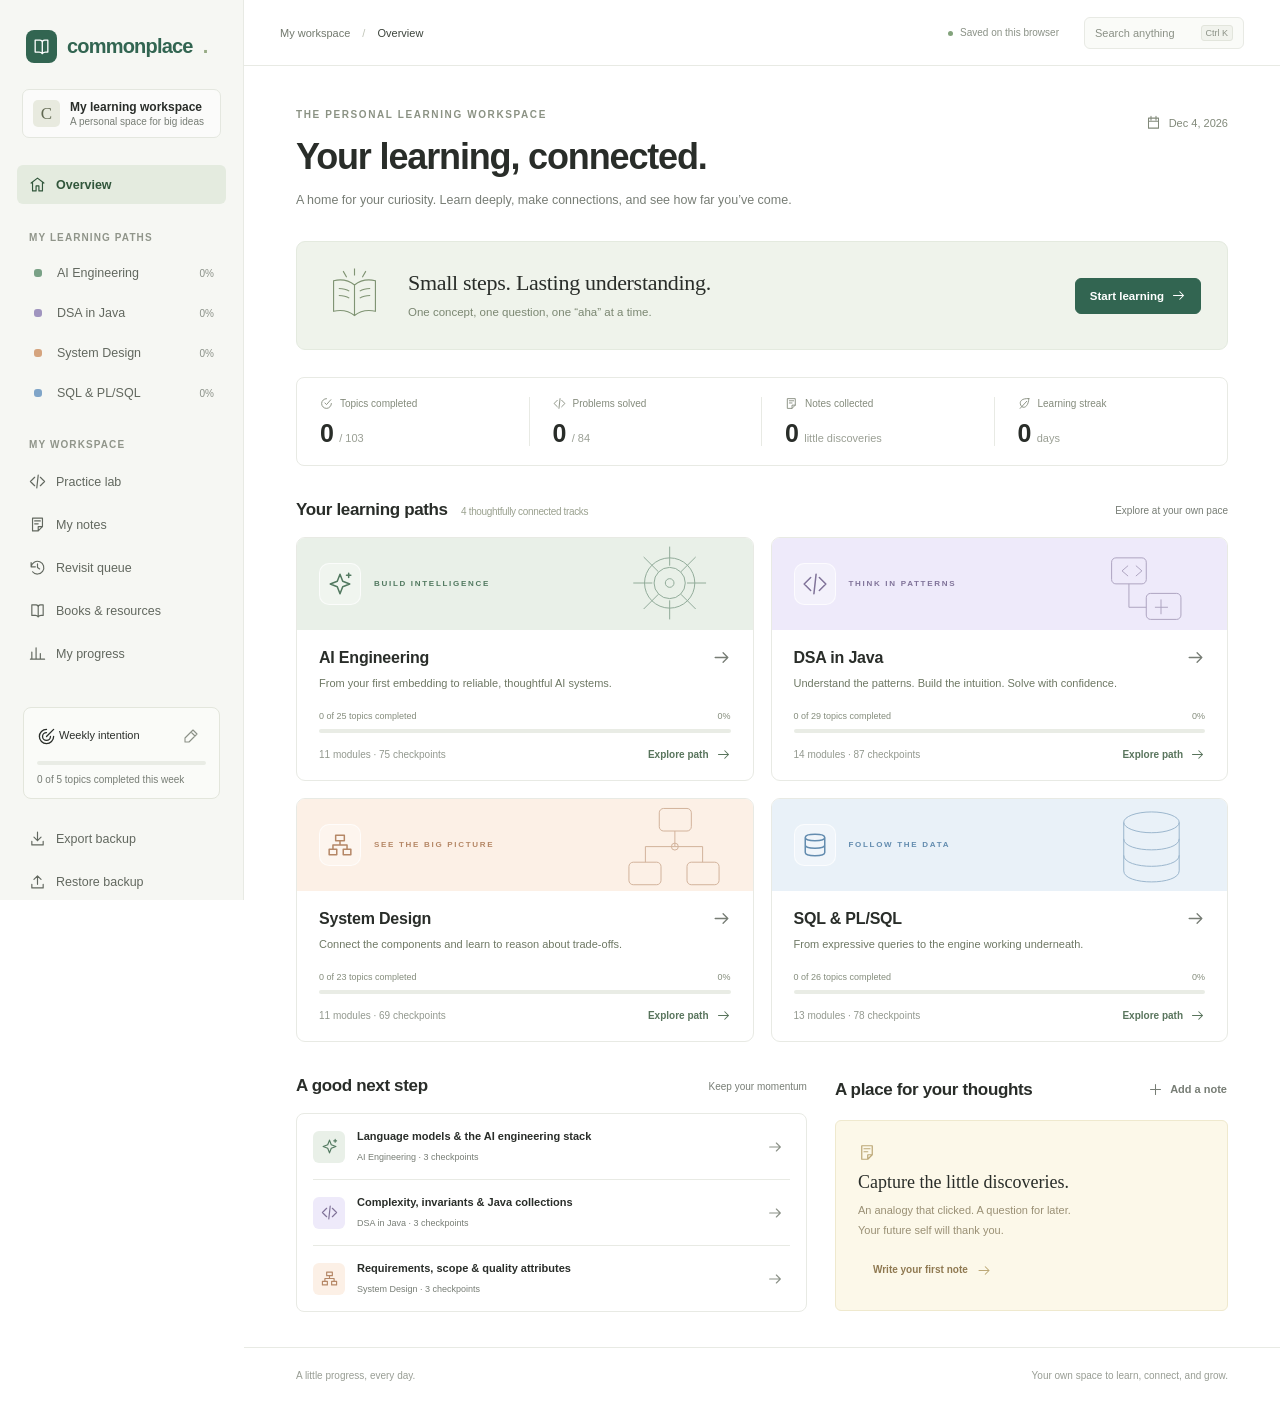
<file: index.html>
<!doctype html>
<html lang="en">
<head>
  <meta charset="UTF-8">
  <meta name="viewport" content="width=device-width, initial-scale=1">
  <meta name="theme-color" content="#f7f8f5">
  <meta name="description" content="A personal learning workspace for AI, Java algorithms, system design, and databases.">
  <title>Commonplace — Your learning workspace</title>
  <link rel="icon" href="data:image/svg+xml,%3Csvg xmlns='http://www.w3.org/2000/svg' viewBox='0 0 40 40'%3E%3Crect width='40' height='40' rx='10' fill='%232c6656'/%3E%3Cpath d='M10 11h8a4 4 0 0 1 4 4v16a8 8 0 0 0-5-2h-7zm20 0h-5v18h5z' fill='%23fff'/%3E%3C/svg%3E">
  <link rel="stylesheet" href="styles.css">
  <script defer src="curriculum.js"></script>
  <script defer src="ai.js"></script>
  <script defer src="dsa.js"></script>
  <script defer src="system.js"></script>
  <script defer src="sql.js"></script>
  <script defer src="app.js"></script>
</head>
<body>
  <a class="skip-link" href="#main">Skip to content</a>
  <aside id="sidebar" class="sidebar" aria-label="Workspace navigation"></aside>
  <div class="app-shell">
    <header class="topbar">
      <div class="breadcrumb"><button class="icon-button mobile-menu" data-action="menu" aria-label="Toggle navigation">☰</button><span id="breadcrumbs">Workspace / Overview</span></div>
      <div class="top-actions"><span id="save-indicator" class="save-indicator">Saved on this browser</span><button class="search-trigger" data-action="search" aria-label="Search curriculum and notes"><span>Search anything</span><kbd>Ctrl K</kbd></button></div>
    </header>
    <div id="storage-warning" class="storage-warning" hidden></div>
    <main id="main" tabindex="-1"></main>
    <footer class="app-footer">A little progress, every day. <span>Your own space to learn, connect, and grow.</span></footer>
  </div>
  <dialog id="modal" aria-labelledby="modal-title"></dialog>
  <div id="toast" role="status" aria-live="polite"></div>
  <input id="import-file" type="file" accept="application/json,.json" hidden>
  <noscript>This learning workspace needs JavaScript enabled to save notes and track progress.</noscript>
</body>
</html>
</file>
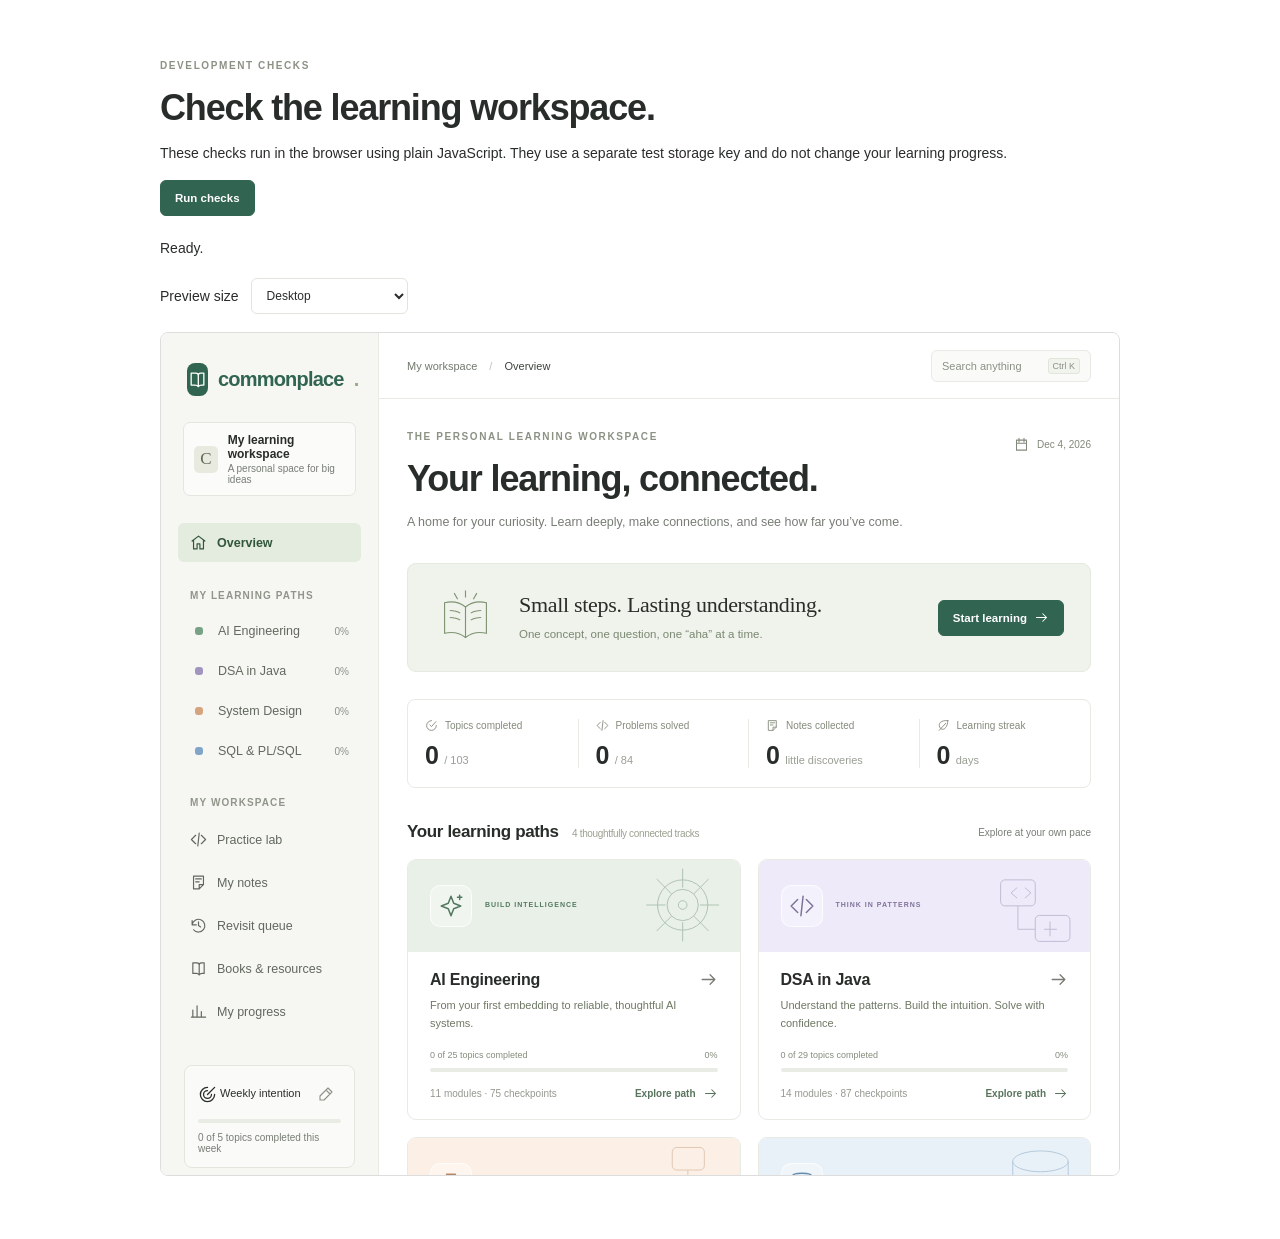
<file: tests.html>
<!doctype html>
<html lang="en"><head><meta charset="utf-8"><meta name="viewport" content="width=device-width,initial-scale=1"><title>Commonplace · Browser checks</title><link rel="stylesheet" href="styles.css"><script defer src="tests.js"></script></head>
<body><main style="max-width:1000px;margin:40px auto;padding:20px"><div class="eyebrow">DEVELOPMENT CHECKS</div><h1>Check the learning workspace.</h1><p>These checks run in the browser using plain JavaScript. They use a separate test storage key and do not change your learning progress.</p><button class="button primary" id="run-tests">Run checks</button><p id="test-summary" role="status" style="margin-top:20px">Ready.</p><ol id="test-results" style="line-height:1.9"></ol><div class="toolbar"><label for="preview-size">Preview size</label><select id="preview-size"><option value="100%">Desktop</option><option value="768px">Tablet · 768 px</option><option value="390px">Phone · 390 px</option><option value="320px">Small phone · 320 px</option></select></div><iframe id="test-app" title="Isolated test workspace" style="width:100%;height:844px;border:1px solid #ddd;border-radius:8px" src="index.html?test=1"></iframe></main></body></html>
</file>
<file: styles.css>
/* Commonplace: a quiet, dependency-free learning workspace. */
:root{--bg:#fff;--ink:#292d29;--muted:#777d75;--line:#e8eae4;--soft:#f7f8f5;--green:#326551;--green-soft:#eaf1e9;--sage:#e9f0e8;--lavender:#eeeafa;--peach:#fcf0e6;--blue:#e9f1f8;--sidebar:244px;--shadow:0 8px 30px #26352b0b;font-family:Inter,-apple-system,BlinkMacSystemFont,"Segoe UI",sans-serif;font-size:14px;color:var(--ink);background:var(--bg)}
*{box-sizing:border-box}body{margin:0}button,input,select,textarea{font:inherit}button,a,input,select,textarea{touch-action:manipulation}button{cursor:pointer}button{color:inherit}a{color:var(--green);text-decoration:none}a:hover{text-decoration:underline}button:disabled{cursor:default;opacity:.5}button:focus-visible,a:focus-visible,summary:focus-visible,input:focus-visible,select:focus-visible,textarea:focus-visible{outline:3px solid #7ba58e;outline-offset:3px}button svg,a svg{pointer-events:none}svg.icon{width:19px;height:19px;fill:none;stroke:currentColor;stroke-width:1.65;stroke-linecap:round;stroke-linejoin:round;vertical-align:middle;flex-shrink:0}h1,h2,h3,h4,p{margin-top:0}h1{font-size:36px;line-height:1.2;letter-spacing:-1.15px;font-weight:650;margin-bottom:12px}h2{font-size:19px;letter-spacing:-.35px;font-weight:620}h3{font-size:15px;font-weight:620}p{line-height:1.75}small,.muted{color:var(--muted)}.skip-link{position:fixed;top:-80px;left:16px;background:var(--green);color:#fff;padding:12px;z-index:100}.skip-link:focus{top:8px}.sidebar{position:fixed;inset:0 auto 0 0;width:var(--sidebar);background:#f6f7f3;border-right:1px solid var(--line);display:flex;flex-direction:column;padding:30px 17px 18px;z-index:30;overflow-y:auto}.brand{display:flex;gap:10px;align-items:center;font-size:20px;font-weight:700;letter-spacing:-.8px;padding:0 9px;margin-bottom:26px}.brand-mark{display:grid;place-items:center;width:31px;height:33px;background:var(--green);color:white;border-radius:8px}.brand-mark svg{width:21px}.workspace-switch{display:flex;align-items:center;gap:10px;border:1px solid #e4e7df;background:#fff9;border-radius:7px;padding:10px;margin:0 5px 25px;font-size:12px}.workspace-avatar{width:27px;height:27px;border-radius:5px;display:grid;place-items:center;background:#e8eadf;color:#606851;font-family:Georgia,serif;font-size:17px}.workspace-switch strong{font-size:12px;font-weight:550;display:block}.workspace-switch small{font-size:10px;display:block;margin-top:2px}.nav-label{font-size:10px;letter-spacing:1.1px;font-weight:650;color:#90958a;margin:26px 12px 10px}.nav-item{border:0;background:transparent;width:100%;display:flex;align-items:center;gap:10px;padding:11px 12px;border-radius:6px;text-align:left;color:#62685f;font-size:12.5px;margin:2px 0}.nav-item:hover{background:#eaece5}.nav-item.active{background:#e4ebdf;color:#31563b;font-weight:600}.nav-item .icon{width:17px;height:17px}.nav-count{margin-left:auto;font-size:10px;color:#8b9188}.track-dot{width:8px;height:8px;border-radius:3px;margin:0 5px}.track-dot.sage{background:#79a186}.track-dot.lavender{background:#a095bf}.track-dot.peach{background:#d5a47e}.track-dot.blue{background:#80a5c8}.nav-spacer{flex:1;min-height:32px}.sidebar-goal{border:1px solid #e3e6dc;background:#fff6;padding:13px;border-radius:8px;margin:0 6px 18px}.sidebar-goal .row{font-size:11px;gap:5px;margin-bottom:10px}.sidebar-goal small{font-size:10px;display:block;margin-top:9px}.sidebar-footer{display:flex;align-items:center;justify-content:space-between;padding:8px 9px 0;font-size:11px;color:var(--muted)}.app-shell{margin-left:var(--sidebar)}.topbar{height:66px;border-bottom:1px solid var(--line);display:flex;align-items:center;justify-content:space-between;padding:0 36px;gap:20px}.breadcrumb{font-size:11px;color:#888f84;display:flex;align-items:center;gap:12px}.breadcrumb a{color:#72796e}.breadcrumb .current{color:#3d443c}.top-actions{display:flex;align-items:center;gap:25px}.save-indicator{font-size:10px;color:#8a9186}.save-indicator:before{content:'';display:inline-block;width:5px;height:5px;background:#83a37c;border-radius:50%;margin-right:7px}.search-trigger{display:flex;align-items:center;gap:26px;background:#fafbf8;border:1px solid var(--line);border-radius:6px;padding:7px 10px;color:#8b9186;font-size:11px}kbd{font-size:9px;font-family:inherit;background:#f1f3ed;border:1px solid #e2e5dc;padding:2px 4px;border-radius:3px}.mobile-menu{display:none!important}#main{max-width:1240px;min-height:calc(100vh - 122px);padding:43px 52px 35px;margin:0 auto;outline:0}.app-footer{padding:22px 52px;border-top:1px solid var(--line);font-size:10px;color:#989d94;display:flex;justify-content:space-between;gap:15px}.eyebrow{font-size:10px;letter-spacing:1.6px;font-weight:600;color:#8b9284;margin-bottom:15px}.page-head{display:flex;justify-content:space-between;align-items:flex-start;gap:20px;margin-bottom:29px}.page-head p{color:var(--muted);font-size:12.5px;max-width:640px;margin:0}.date-chip{font-size:11px;color:#81897a;white-space:nowrap;display:flex;align-items:center;gap:8px;margin-top:4px}.date-chip .icon{width:15px}.button{display:inline-flex;align-items:center;justify-content:center;gap:7px;border:1px solid var(--line);background:#fff;padding:9px 14px;border-radius:6px;font-size:11.5px;font-weight:550;line-height:1.4;text-decoration:none;white-space:nowrap}.button:hover{text-decoration:none;background:#f6f8f3;border-color:#cdd7c9}.button.primary{background:var(--green);border-color:var(--green);color:#fff}.button.primary:hover{background:#274f41}.button.subtle{background:transparent;border-color:transparent;color:var(--muted)}.button.danger{color:#9b443a;background:#fff5f1}.button .icon{width:15px;height:15px}.icon-button{display:inline-flex;align-items:center;justify-content:center;width:30px;height:30px;border:0;background:transparent;border-radius:5px;color:#8b9187;padding:4px}.icon-button:hover{background:#e7ece2;color:#405b43}.icon-button .icon{width:16px;height:16px}.welcome-banner{background:#eff3eb;border:1px solid #e4eadf;border-radius:9px;padding:23px 26px;display:flex;gap:22px;align-items:center;margin-bottom:27px;position:relative;overflow:hidden}.welcome-banner h2{font-family:Georgia,serif;font-size:22px;font-weight:400;letter-spacing:-.3px;margin:0 0 6px}.welcome-banner p{font-size:11.5px;color:#7b8772;margin:0}.welcome-banner .button{margin-left:auto;z-index:1}.banner-art{width:63px;height:61px;color:#809474;flex-shrink:0}.stats-row{display:grid;grid-template-columns:repeat(4,1fr);gap:0;border:1px solid var(--line);border-radius:8px;margin-bottom:34px;padding:19px 0}.stat{padding:0 23px;border-right:1px solid var(--line)}.stat:last-child{border:0}.stat-label{font-size:10px;color:#848b7c;display:flex;align-items:center;gap:7px;margin-bottom:11px}.stat-label .icon{width:13px;height:13px}.stat-value{font-size:25px;letter-spacing:-.7px;font-weight:600;line-height:1}.stat-value small{font-size:11px;color:#9a9f94;font-weight:400;letter-spacing:0;margin-left:6px}.section-heading{display:flex;align-items:center;justify-content:space-between;gap:15px;margin:30px 0 17px}.section-heading h2{margin:0;font-size:17px}.section-heading small{font-size:10px}.section-heading .button{padding:5px 0;font-size:11px}.track-grid{display:grid;grid-template-columns:repeat(2,minmax(0,1fr));gap:17px}.track-card{border:1px solid var(--line);border-radius:9px;overflow:hidden;background:#fff;transition:box-shadow .15s,transform .15s}.track-card:hover{box-shadow:var(--shadow);transform:translateY(-2px)}.card-cover{height:92px;padding:19px 22px;display:flex;justify-content:space-between;align-items:center;overflow:hidden;position:relative}.sage{background:var(--sage);color:#527960}.lavender{background:var(--lavender);color:#807399}.peach{background:var(--peach);color:#b58766}.blue{background:var(--blue);color:#638caf}.cover-icon{width:42px;height:42px;border:1px solid #ffffffb3;background:#ffffff55;border-radius:10px;display:grid;place-items:center;z-index:1}.cover-icon .icon{width:26px;height:26px;stroke-width:1.4}.card-art{position:absolute;width:130px;height:105px;right:14px;top:-1px;opacity:.6}.cover-tag{font-size:8px;letter-spacing:1.7px;font-weight:550;position:absolute;left:77px;top:41px}.card-body{padding:18px 22px}.card-title{display:flex;align-items:center;justify-content:space-between;gap:10px;margin-bottom:8px}.card-title h3{font-size:16px;letter-spacing:-.2px;margin:0}.card-body p{font-size:11px;color:#8a9085;line-height:1.6;margin-bottom:18px;min-height:18px}.card-progress-meta{display:flex;justify-content:space-between;font-size:9px;color:#858d7d;margin-bottom:8px}.progress{height:4px;border-radius:5px;background:#e9ece5;overflow:hidden}.progress>span{display:block;height:100%;border-radius:5px;background:#79a180;transition:width .25s}.lavender-bar>span{background:#a499c0}.peach-bar>span{background:#d4aa8a}.blue-bar>span{background:#8daec6}.card-footer{padding-top:14px;display:flex;justify-content:space-between;align-items:center;font-size:10px;color:#93998f}.card-footer .button{border:0;padding:0;color:#58745c;background:transparent;font-size:10px}.lower-grid{display:grid;grid-template-columns:1.3fr 1fr;gap:28px;margin-top:4px}.next-list{border:1px solid var(--line);border-radius:8px;padding:0 16px}.next-row{display:flex;gap:12px;align-items:center;padding:16px 0;border-bottom:1px solid var(--line)}.next-row:last-child{border:0}.next-icon{height:32px;width:32px;display:grid;place-items:center;border-radius:6px;flex-shrink:0}.next-icon .icon{width:17px}.next-row .grow{min-width:0}.next-row strong{font-size:11px;font-weight:550;display:block;margin-bottom:5px}.next-row small{font-size:9px}.next-row .icon-button{margin-left:auto}.grow{flex:1}.row{display:flex;align-items:center;justify-content:space-between;gap:15px}.stack{display:flex;gap:9px;flex-wrap:wrap;align-items:center}.empty-note{background:#fcf8e9;border:1px solid #efe9ce;border-radius:6px;min-height:172px;padding:22px;position:relative}.empty-note h3{font-family:Georgia,serif;font-weight:400;font-size:18px;margin:10px 0 8px}.empty-note p{font-size:11px;color:#9a9075;margin-bottom:13px}.empty-note .icon{width:18px;color:#bca877}.empty-note .button{color:#8f7951;font-size:10px}.page-icon{width:51px;height:51px;border-radius:12px;display:grid;place-items:center;margin-bottom:22px}.page-icon .icon{width:29px;height:29px}.track-summary{display:flex;align-items:center;gap:24px;border:1px solid var(--line);padding:22px 25px;border-radius:8px;margin-bottom:24px}.track-summary .progress{flex:1;max-width:400px}.track-summary strong{font-size:24px;font-weight:550}.track-summary small{font-size:11px}.tabs{display:flex;gap:26px;border-bottom:1px solid var(--line);margin-bottom:25px;overflow:auto}.tab{background:none;border:0;padding:12px 1px;color:var(--muted);font-size:12px;white-space:nowrap}.tab.active{color:var(--green);border-bottom:2px solid var(--green);font-weight:600}.toolbar{display:flex;align-items:center;gap:12px;flex-wrap:wrap;margin:18px 0}.toolbar input{flex:1;min-width:180px}.field,input[type=search],input[type=text],input[type=number],select,textarea{border:1px solid #e1e5db;border-radius:6px;background:white;color:var(--ink);padding:9px 11px;font-size:12px}select{cursor:pointer}.module{border:1px solid var(--line);border-radius:8px;margin-bottom:14px;overflow:hidden}.module>summary{display:flex;align-items:center;gap:12px;cursor:pointer;padding:18px 20px;list-style:none;background:#fafbf8}.module>summary::-webkit-details-marker{display:none}.module>summary:before{content:'›';font-size:20px;color:#999e92;transition:transform .15s}.module[open]>summary:before{transform:rotate(90deg)}.module>summary strong{font-size:13px;font-weight:580;flex:1}.module>summary small{font-size:10px}.module-tools{padding:10px 20px;display:flex;align-items:center;justify-content:space-between;border-top:1px solid var(--line);background:#fcfcfa}.module-tools p{font-size:11px;color:var(--muted);margin:0}.topic-row{display:flex;align-items:center;gap:13px;padding:15px 22px;border-top:1px solid var(--line)}.topic-row:hover{background:#fbfcf9}.topic-row a{color:#394737;font-size:12px;flex:1;line-height:1.6}.topic-row small{font-size:10px}.topic-checkbox{appearance:none;width:16px;height:16px;border:1.5px solid #cbd3c5;border-radius:4px;cursor:pointer;display:grid;place-items:center;flex-shrink:0}.topic-checkbox:checked{background:var(--green);border-color:var(--green)}.topic-checkbox:checked:after{content:'✓';font-size:11px;color:white}.badge{font-size:9px;border-radius:4px;padding:4px 7px;white-space:nowrap;display:inline-flex;align-items:center;gap:4px;background:#f0f2ec;color:#87907c}.badge.completed{background:#e8f2e9;color:#43774e}.badge.learning{background:#eef0fb;color:#777dac}.badge.revisit{background:#fff1d9;color:#9d7a36}.badge.issue{background:#fcebea;color:#ac685c}.badge.easy{color:#4f8764;background:#edf4ed}.badge.medium{color:#a68a42;background:#fcf5df}.badge.hard{color:#b26f65;background:#fcf0ee}.topic-layout{display:grid;grid-template-columns:minmax(0,1fr) 210px;gap:35px}.lesson-body{min-width:0}.lesson-body>p{font-size:14px;color:#67705f}.lesson-section{margin:30px 0}.lesson-section>h2{font-size:18px;margin-bottom:17px}.lesson-part{border:1px solid var(--line);border-radius:7px;margin-bottom:11px;background:#fff}.part-title{display:flex;align-items:center;gap:11px;padding:13px 16px}.part-title label{font-size:12px;font-weight:580;flex:1;cursor:pointer}.part-title .icon-button{height:23px}.lesson-part p{padding:0 16px 13px 44px;font-size:12px;line-height:1.85;color:#777f70;margin:0}.code-example{border:1px solid #dfe7d9;border-radius:8px;overflow:hidden}.code-head{display:flex;justify-content:space-between;align-items:center;background:#f1f5ed;padding:9px 14px;font-size:10px;color:#7d8c71}.code-example pre{margin:0;padding:20px;background:#f8faf5;overflow:auto;line-height:1.85;font-size:11.5px;color:#4d684a;tab-size:2}.code-example code{font-family:Consolas,"Courier New",monospace}.example-caption{font-size:12px;line-height:1.8;color:#73806a;margin:12px 0}.topic-rail{border-left:1px solid var(--line);padding-left:22px;align-self:start;position:sticky;top:24px}.rail-label{font-size:9px;letter-spacing:1.3px;color:#9a9f92;margin-bottom:15px}.rail-links a{display:block;padding:8px 0;font-size:11px;color:#7b8570}.rail-box{margin-top:25px;border-top:1px solid var(--line);padding-top:20px}.rail-box p{font-size:11px;color:#8a9181;line-height:1.8}.rail-box a{display:block;font-size:10px;line-height:1.7;margin-bottom:11px}.status-label{display:block;font-size:10px;color:var(--muted);margin-bottom:6px}.full-width{width:100%}.question-card{border:1px solid var(--line);padding:20px;border-radius:7px;margin-bottom:13px}.question-card h3{font-size:12.5px;line-height:1.8;margin:0 0 14px;font-weight:550}.question-card details{font-size:12px;color:#7a856f;margin:12px 0}.question-card summary{cursor:pointer;color:var(--green);font-size:11px}.question-card details p{margin:10px 0;background:var(--soft);padding:12px;border-radius:5px}.practice-controls{display:flex;gap:15px;align-items:end;flex-wrap:wrap}.practice-controls label{font-size:9px;display:block;color:var(--muted);margin-bottom:5px}.practice-controls select{padding:6px 9px;font-size:10px}.attempt-stepper{display:flex;border:1px solid var(--line);border-radius:5px;overflow:hidden;background:#fff}.attempt-stepper button{width:25px;border:0;background:#f6f8f1;color:#738369}.attempt-stepper input{width:42px;padding:5px 2px;border:0;text-align:center;border-radius:0;font-size:11px;appearance:textfield}.attempt-stepper input::-webkit-inner-spin-button{appearance:none}.practice-table-wrap{width:100%;overflow-x:auto;border:1px solid var(--line);border-radius:8px}.practice-table{width:100%;border-collapse:collapse;text-align:left;font-size:12px;min-width:650px}.practice-table th{background:#f8faf5;font-weight:500;color:#929989;font-size:10px;padding:13px 15px;white-space:nowrap}.practice-table td{border-top:1px solid var(--line);padding:13px 15px}.practice-table td:first-child{min-width:200px}.practice-table td a{font-size:11px;line-height:1.65}.practice-table .problem-number{font-size:10px;color:#a0a692;margin-right:6px}.practice-table select{font-size:10px;padding:6px;max-width:135px}.practice-table .attempt-stepper{width:92px}.practice-table .topic-link{font-size:9px;display:block;color:#949b88;margin-top:4px}.topic-navigation{display:flex;justify-content:space-between;border-top:1px solid var(--line);padding-top:20px;gap:15px;margin-top:35px}.notes-grid{display:grid;grid-template-columns:repeat(3,minmax(0,1fr));gap:17px}.note-card{padding:20px 20px 16px;border:1px solid #ece7cf;background:#fcf8e9;border-radius:7px;min-height:190px;display:flex;flex-direction:column;position:relative;word-break:break-word}.note-card.yellow{background:#fcf8e9;border-color:#ece7cf}.note-card.sage{background:#eef4e9;border-color:#dfe9d7}.note-card.lavender{background:#f2eef9;border-color:#e6def0}.note-card.blue{background:#edf4fa;border-color:#dde8f1}.note-card.peach{background:#fcf0e7;border-color:#f1e1d3}.note-card .note-scope{font-size:8px;letter-spacing:.9px;text-transform:uppercase;color:#9a927b;display:flex;align-items:center;gap:5px;margin-bottom:10px}.note-card h3{font-size:14px;color:#655f4d;font-weight:550;margin-bottom:10px}.note-content{font-size:11px;line-height:1.9;white-space:pre-wrap;color:#8b826c;flex:1}.note-card .note-content{max-height:160px;overflow:hidden;mask-image:linear-gradient(#000 80%,transparent)}.note-footer{margin-top:16px;display:flex;align-items:center;justify-content:space-between;color:#aba18a;font-size:9px}.note-card .icon-button:hover{background:#ffffff66}.empty-state{text-align:center;padding:55px 20px;border:1px dashed #dce3d6;border-radius:8px;background:#fafbf7;color:#8b9582}.empty-state .icon{width:30px;height:30px;margin-bottom:15px}.empty-state h3{color:#64725a;font-size:16px}.empty-state p{max-width:400px;margin:0 auto 20px;font-size:12px}.sources-grid{display:grid;grid-template-columns:repeat(2,minmax(0,1fr));gap:16px}.source-card{padding:21px;border:1px solid var(--line);border-radius:8px;display:flex;gap:17px;align-items:flex-start}.book-spine{width:39px;height:56px;flex-shrink:0;border-radius:2px 5px 5px 2px;box-shadow:inset 4px 0 #00000008;display:grid;place-items:center}.book-spine .icon{width:19px}.source-card h3{font-size:12px;line-height:1.6;margin-bottom:4px}.source-card p{font-size:10px;color:#8d9582;line-height:1.9;margin:10px 0}.source-card small{font-size:9px}.source-card a{font-size:10px}.notice{padding:15px 18px;border:1px solid #e5eadf;border-radius:7px;background:#f7f9f3;color:#7a866d;font-size:11px;line-height:1.8;margin-bottom:25px}.heatmap{display:flex;gap:5px;padding:8px 0;overflow:auto}.heat-week{display:flex;flex-direction:column;gap:5px}.heat-cell{width:12px;height:12px;background:#edf0e8;border-radius:3px}.heat-cell.level1{background:#cfdfc4}.heat-cell.level2{background:#a5c093}.heat-cell.level3{background:#789d68}.heat-cell.level4{background:#426b3a}.heat-labels{display:flex;flex-direction:column;gap:6px;font-size:8px;color:#a0a794;margin-right:6px}.heat-labels span{height:11px}.activity-panel{padding:22px;border:1px solid var(--line);border-radius:8px;margin:24px 0}.activity-panel h3{font-size:12px;margin-bottom:17px}.progress-track-row{display:flex;align-items:center;gap:20px;padding:20px 0;border-bottom:1px solid var(--line)}.progress-track-row>span{min-width:120px;font-size:12px}.progress-track-row .progress{flex:1}.progress-track-row strong{font-size:13px;min-width:40px}.progress-track-row small{font-size:10px;min-width:100px}.review-item{padding:17px 20px;border:1px solid var(--line);border-radius:7px;display:flex;align-items:center;gap:14px;margin-bottom:12px}.review-item strong{font-size:12px;line-height:1.6;display:block}.review-item small{font-size:10px;display:block;margin-top:5px}.review-item .button{margin-left:auto}.storage-warning{background:#fff1d9;color:#82622d;font-size:12px;padding:12px 36px;line-height:1.7}.storage-warning button{margin-left:10px}dialog{border:1px solid #dfe5d9;border-radius:12px;padding:0;width:620px;max-width:calc(100vw - 32px);max-height:85vh;color:var(--ink);box-shadow:0 30px 100px #22301825}dialog::backdrop{background:#29362745;backdrop-filter:blur(3px)}.modal-head{padding:21px 25px;border-bottom:1px solid var(--line);display:flex;align-items:center;justify-content:space-between}.modal-head h2{font-size:17px;margin:0}.modal-body{padding:24px}.modal-body label{font-size:11px;display:block;color:var(--muted);margin-bottom:7px}.modal-body input[type=text],.modal-body textarea,.modal-body select{width:100%;margin-bottom:17px}.modal-body textarea{min-height:210px;resize:vertical;line-height:1.9}.modal-footer{display:flex;gap:10px;justify-content:flex-end;align-items:center;border-top:1px solid var(--line);padding:17px 25px;background:#fafbf7}.modal-footer small{margin-right:auto;font-size:10px}.note-toolbar{display:flex;gap:5px;align-items:center;margin:0 0 10px}.note-toolbar button{font-size:11px;border:1px solid var(--line);background:var(--soft);border-radius:4px;padding:5px 9px}.color-picker{display:flex;gap:8px;margin-left:auto}.color-swatch{width:20px!important;height:20px;padding:0!important;border-radius:50%!important;border:2px solid transparent!important}.color-swatch.selected{border-color:#668454!important}.color-swatch.yellow{background:#f1e5b5}.color-swatch.sage{background:#cce0bc}.color-swatch.lavender{background:#d9ccea}.color-swatch.blue{background:#c3dded}.color-swatch.peach{background:#ebcdb2}.search-input-wrap{padding:20px;border-bottom:1px solid var(--line);display:flex;align-items:center;gap:12px}.search-input-wrap input{width:100%;border:0;font-size:14px;padding:6px}.search-results{padding:12px;max-height:55vh;overflow:auto}.search-result{display:flex;align-items:center;gap:12px;text-align:left;background:none;border:0;padding:12px;width:100%;border-radius:5px}.search-result:hover{background:#f1f5eb}.search-result strong{font-size:12px;display:block;font-weight:550}.search-result small{font-size:10px;display:block;margin-top:4px}.search-empty{padding:20px;text-align:center;font-size:12px;color:var(--muted)}#toast{position:fixed;bottom:24px;left:calc(50% + 80px);transform:translateX(-50%) translateY(20px);opacity:0;pointer-events:none;background:#344f3c;color:white;border-radius:7px;padding:12px 20px;font-size:12px;box-shadow:var(--shadow);z-index:100;transition:opacity .2s,transform .2s;max-width:90vw}#toast.visible{opacity:1;transform:translateX(-50%) translateY(0)}.custom-hint{font-size:10px;color:#939b86;margin-top:9px}.filter-count{font-size:11px;color:var(--muted);margin-left:auto}.highlight{background:#eef3e5}.not-found{padding:50px;text-align:center}.page-head .stack{justify-content:flex-end}.track-count{font-size:10px;font-weight:400;color:#9aa18f;margin-left:9px}.overview-notes .notes-grid{grid-template-columns:1fr}.overview-notes .note-card{min-height:170px}.overview-notes .note-content{max-height:75px}.review-counter{font-size:11px;background:#f3eddb;color:#9c8552;padding:4px 8px;border-radius:5px}.daily-quote{font-family:Georgia,serif;font-size:15px;color:#8a937e;margin:20px 0 0;font-style:italic}.cover-total{font-size:9px;color:#77896b;margin-left:auto}.focus-note{border:1px dashed #ccd9bf;border-radius:7px;padding:17px 20px;margin-bottom:25px;background:#fafcf6;display:flex;align-items:center;gap:12px;color:#8a967c;font-size:12px}.focus-note span{flex:1}.lesson-section .notice{margin:12px 0;font-size:10px}.progress-breakdown{display:grid;grid-template-columns:repeat(3,1fr);gap:16px}.mini-stat{background:var(--soft);padding:20px;border:1px solid var(--line);border-radius:8px}.mini-stat strong{display:block;font-size:24px;margin-bottom:7px}.mini-stat small{font-size:11px}.view-filter{border:0;background:var(--soft);padding:8px 12px;border-radius:5px;font-size:11px;color:#75816b}.view-filter.active{background:var(--green-soft);color:var(--green)}
@media(min-width:1550px){#main{padding-top:50px}.card-cover{height:108px}.card-art{height:125px;width:150px}.cover-tag{top:49px}.welcome-banner{padding:28px}.card-body{padding:22px}.track-grid{gap:22px}}
@media(max-width:1150px){:root{--sidebar:218px}#main{padding:32px 28px}.topbar{padding:0 28px}.save-indicator{display:none}.topic-layout{grid-template-columns:minmax(0,1fr)}.topic-rail{position:static;border-left:0;padding:20px 0 0;border-top:1px solid var(--line);display:grid;grid-template-columns:1fr 1fr;gap:20px}.rail-box{margin-top:0;padding-top:0;border:0}.rail-links{display:none}.cover-tag{font-size:7px;letter-spacing:1px}.card-art{right:-12px;opacity:.4}.notes-grid{grid-template-columns:repeat(2,minmax(0,1fr))}.stat{padding:0 17px}.lower-grid{gap:20px}.source-card{padding:16px}.date-chip{font-size:10px}.app-footer{padding:22px 28px}}
@media(max-width:850px){.top-actions{gap:10px}.date-chip{display:none}.card-art{opacity:.25}.cover-tag{left:72px}.welcome-banner{padding:20px;gap:13px}.banner-art{width:45px}.welcome-banner h2{font-size:19px}.welcome-banner p{font-size:10px}.welcome-banner .button{font-size:10px;padding:8px}.stat-value{font-size:22px}.stat-label{font-size:9px}.stat-label .icon{display:none}.lower-grid{grid-template-columns:1fr}.sources-grid{grid-template-columns:1fr}.page-head{flex-wrap:wrap}.page-head .stack{justify-content:flex-start}.progress-track-row{gap:10px}.progress-track-row small{min-width:0}}
@media(max-width:700px){:root{--sidebar:0px}.sidebar{width:245px;transform:translateX(-100%);transition:transform .2s;box-shadow:15px 0 50px #2b3c2420}.sidebar.open{transform:translateX(0)}.mobile-menu{display:inline-flex!important}.topbar{padding:0 17px;height:58px}.breadcrumb{font-size:10px;gap:6px}.top-actions{margin-left:auto}.search-trigger{padding:7px;font-size:10px}.search-trigger kbd{display:none}#main{padding:29px 21px}.app-footer{padding:20px 21px;font-size:9px}.app-footer span{display:none}h1{font-size:30px}.welcome-banner{flex-wrap:wrap}.welcome-banner .button{margin-left:58px}.track-grid{gap:13px}.card-cover{height:78px;padding:15px}.card-art{width:100px;right:-5px}.cover-tag{display:none}.card-body{padding:16px}.card-body p{min-height:36px;font-size:10px}.card-title h3{font-size:14px}.card-footer{font-size:9px}.card-footer .button{font-size:9px}.stats-row{padding:14px 0;grid-template-columns:repeat(2,1fr);row-gap:20px}.stat:nth-child(2){border:0}.stat-label{font-size:10px}.stat-value{font-size:24px}.notes-grid{grid-template-columns:1fr}.topic-row{padding:13px}.topic-row small{display:none}.module>summary{padding:15px 12px}.module>summary strong{font-size:12px}.module-tools{padding:9px 12px}.module-tools p{font-size:10px}.module>summary small{font-size:9px}.track-summary{padding:17px;gap:13px;flex-wrap:wrap}.track-summary .progress{min-width:70px}.topic-rail{grid-template-columns:1fr}.topic-layout{gap:15px}.lesson-body>p{font-size:13px}.progress-breakdown{grid-template-columns:1fr 1fr}.progress-track-row{flex-wrap:wrap}.progress-track-row>span{min-width:110px}.progress-track-row .progress{min-width:70px}.progress-track-row small{display:none}.review-item{padding:14px;flex-wrap:wrap}.review-item .button{margin-left:0}.topic-navigation .button{font-size:10px;white-space:normal;max-width:48%}#toast{left:50%;width:max-content}.heat-cell{width:10px;height:10px}.heat-labels span{height:9px}.heat-labels{gap:6px}.modal-head,.modal-body{padding:18px}.modal-footer{padding:14px 18px}.search-trigger span{font-size:0}.search-trigger span:after{content:'Search';font-size:10px}.source-card .book-spine{display:none}.question-card{padding:15px}}
@media(prefers-reduced-motion:reduce){*{transition:none!important;scroll-behavior:auto!important}}
.sidebar{scrollbar-width:thin;scrollbar-color:#d6ddce transparent}.brand{color:#326551}.brand:hover{text-decoration:none}.card-body p,.lesson-part p{color:#6e7864}.note-card .note-content{color:#776f5d}.note-card .note-scope{color:#837b65}.save-indicator{white-space:nowrap}
@media(max-width:480px){.track-grid{grid-template-columns:1fr}.card-cover{height:82px}.card-body p{min-height:0;font-size:11px}.card-title h3{font-size:16px}.cover-tag{display:block;left:73px;top:37px;font-size:8px}.card-art{opacity:.6;right:8px}.section-heading .track-count{display:none}.section-heading>span.muted{max-width:110px;text-align:right}.card-footer,.card-footer .button{font-size:10px}.note-scope a{color:inherit}}
@media(max-height:800px) and (min-width:701px){.sidebar{padding-top:21px}.brand{margin-bottom:19px}.workspace-switch{margin-bottom:14px;padding:8px}.nav-item{padding-top:8px;padding-bottom:8px}.nav-label{margin-top:17px;margin-bottom:7px}.nav-spacer{min-height:18px}.sidebar-goal{padding:10px;margin-bottom:9px}.sidebar-goal .row{margin-bottom:4px}}
@media print{.sidebar,.topbar,.app-footer,.topic-rail,.button,.icon-button,.toolbar,.practice-controls{display:none!important}.app-shell{margin:0}#main{padding:0;max-width:none}.topic-layout{display:block}.lesson-part,.question-card,.note-card{break-inside:avoid}body{font-size:12px}.note-content{max-height:none!important;mask-image:none!important}pre{white-space:pre-wrap}}
</file>
